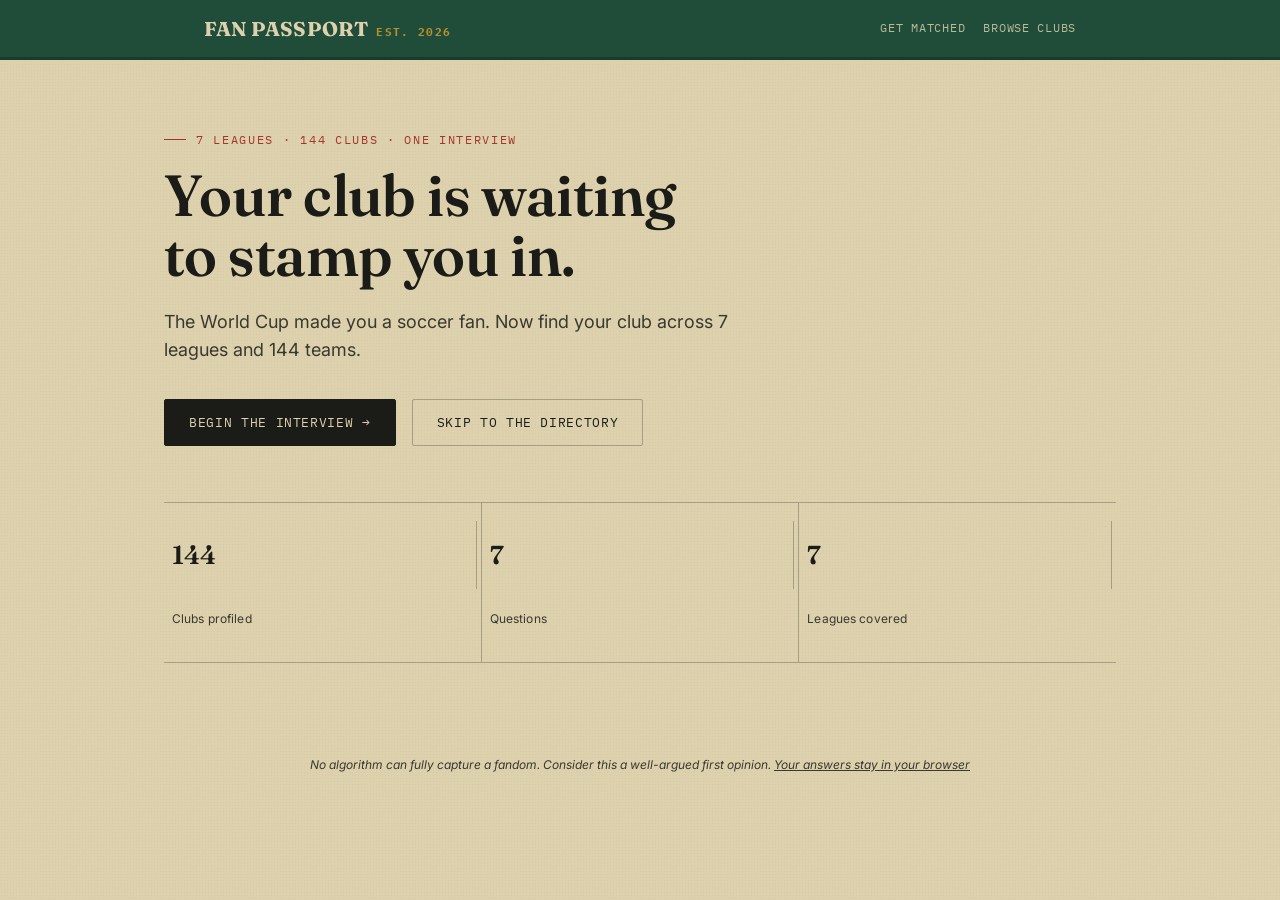
<file: index.html>
<!DOCTYPE html>
<html lang="en">
<head>
<meta charset="UTF-8">
<meta name="viewport" content="width=device-width, initial-scale=1.0">
<meta name="theme-color" content="#1f4d3a">
<title>Fan Passport: Find Your Club</title>
<meta name="description" content="Answer a short interview, get matched to a soccer club by identity and playing style. 140+ clubs across 7 leagues.">
<link rel="icon" href="favicon.svg" type="image/svg+xml">
<link rel="apple-touch-icon" href="favicon.svg">

<!-- Open Graph for social share cards -->
<meta property="og:title" content="Fan Passport: Find Your Club">
<meta property="og:description" content="Answer a short interview, get matched to a soccer club by identity and playing style. 140+ clubs across 7 leagues.">
<meta property="og:type" content="website">
<meta property="og:site_name" content="Fan Passport">
<meta property="og:image" content="og-share-card.png">
<meta property="og:image:width" content="1200">
<meta property="og:image:height" content="630">
<meta name="twitter:card" content="summary_large_image">
<meta name="twitter:title" content="Fan Passport: Find Your Club">
<meta name="twitter:description" content="Answer a short interview, get matched to a soccer club.">
<meta name="twitter:image" content="og-share-card.png">

<link rel="preconnect" href="https://fonts.googleapis.com">
<link href="https://fonts.googleapis.com/css2?family=Fraunces:ital,opsz,wght@0,9..144,400;0,9..144,500;0,9..144,600;0,9..144,700;1,9..144,500&family=Inter:wght@400;500;600;700&family=IBM+Plex+Mono:wght@400;500;600&display=swap" rel="stylesheet">
<link rel="stylesheet" href="style.css">
</head>
<body>
<a href="#app" class="skip-link">Skip to content</a>
<header class="topbar">
  <div class="topbar-inner">
    <div class="wordmark" data-nav="home" style="cursor:pointer" role="button" tabindex="0" aria-label="Fan Passport home">FAN PASSPORT <span class="mono">est. 2026</span></div>
    <nav class="topnav" aria-label="Primary">
      <span data-nav="quiz" role="button" tabindex="0">Get Matched</span>
      <span data-nav="browse" role="button" tabindex="0">Browse Clubs</span>
    </nav>
  </div>
</header>
<main id="app"></main>
<footer>No algorithm can fully capture a fandom. Consider this a well-argued first opinion. <a href="#privacy">Your answers stay in your browser</a></footer>
<script src="app.js"></script>
</body>
</html>
</file>
<file: style.css>
:root{
  --paper: #ded2ae;
  --ink: #1b1b17;
  --ink-soft: #3a382f;
  --pitch: #1f4d3a;
  --pitch-2: #163a2b;
  --visa-red: #a5342b;
  --gold: #b8902e;
  --line: rgba(27,27,23,0.28);
  --z-sticky: 100;
  --z-share: 200;
  --z-toast: 300;
}
*{box-sizing:border-box;}
html{scroll-behavior:smooth;}
html,body{margin:0;padding:0;}
body{
  background:var(--paper);
  background-image:
    radial-gradient(rgba(27,27,23,0.035) 1px, transparent 1px);
  background-size: 3px 3px;
  color:var(--ink);
  font-family:'Inter',sans-serif;
  -webkit-font-smoothing:antialiased;
}
/* Subtle grain overlay — breaks digital flatness, reinforces "paper" */
body::before{
  content:"";position:fixed;inset:0;pointer-events:none;z-index:1;
  background-image:url("data:image/svg+xml,%3Csvg xmlns='http://www.w3.org/2000/svg' width='120' height='120'%3E%3Cfilter id='n'%3E%3CfeTurbulence type='fractalNoise' baseFrequency='0.85' numOctaves='2' stitchTiles='stitch'/%3E%3C/filter%3E%3Crect width='100%25' height='100%25' filter='url(%23n)' opacity='0.45'/%3E%3C/svg%3E");
  opacity:0.04;
  mix-blend-mode:multiply;
}
h1,h2,h3,.display{
  font-family:'Fraunces',serif;
  font-weight:600;
  font-optical-sizing:auto;
  letter-spacing:-0.01em;
  margin:0;
}
.mono{font-family:'IBM Plex Mono',monospace;font-variant-numeric:tabular-nums;}
.wrap{max-width:920px;margin:0 auto;padding:0 24px;}
a{color:inherit;}
button{font-family:inherit;cursor:pointer;}
main{position:relative;z-index:2;}
footer{position:relative;z-index:2;}

/* Skip link — visually hidden until focused */
.skip-link{
  position:absolute;left:-9999px;top:0;z-index:var(--z-toast);
  background:var(--ink);color:var(--paper);padding:10px 18px;
  font-family:'IBM Plex Mono',monospace;font-size:12px;
  text-transform:uppercase;letter-spacing:0.06em;
  border:1px solid var(--gold);
}
.skip-link:focus{left:8px;top:8px;}

/* Focus ring for keyboard navigation */
:focus-visible{
  outline:2px solid var(--visa-red);
  outline-offset:2px;
  border-radius:1px;
}

/* header */
header.topbar{
  background:var(--pitch);
  color:var(--paper);
  border-bottom:3px solid var(--pitch-2);
  position:sticky;top:0;z-index:var(--z-sticky);
}
.topbar-inner{
  max-width:920px;margin:0 auto;padding:16px 24px;
  display:flex;align-items:center;justify-content:space-between;
}
.wordmark{
  display:flex;align-items:baseline;gap:8px;
  font-family:'Fraunces',serif;font-weight:700;font-size:20px;letter-spacing:0.01em;
}
.wordmark .mono{font-size:11px;color:var(--gold);letter-spacing:0.12em;text-transform:uppercase;}
nav.topnav{display:flex;gap:18px;font-family:'IBM Plex Mono',monospace;font-size:12px;letter-spacing:0.06em;text-transform:uppercase;}
nav.topnav span{cursor:pointer;opacity:0.82;border-bottom:1px solid transparent;padding-bottom:2px;}
nav.topnav span:hover{opacity:1;border-bottom:1px solid var(--gold);}

/* hero */
.hero{padding:72px 24px 64px;}
.hero .wrap{max-width:1000px;}
.eyebrow{
  font-family:'IBM Plex Mono',monospace;font-size:12px;letter-spacing:0.14em;text-transform:uppercase;
  color:var(--visa-red);margin-bottom:18px;display:flex;align-items:center;gap:10px;
}
.eyebrow::before{content:"";width:22px;height:1px;background:var(--visa-red);display:inline-block;}
.hero h1{font-size:clamp(34px,5.4vw,58px);line-height:1.04;max-width:11.5em;text-wrap:balance;}
.hero p.lede{font-size:18px;line-height:1.6;max-width:34em;margin-top:22px;color:var(--ink-soft);}
.hero-actions{display:flex;gap:16px;margin-top:34px;flex-wrap:wrap;align-items:center;}
.btn{
  font-family:'IBM Plex Mono',monospace;font-size:13px;letter-spacing:0.05em;text-transform:uppercase;
  padding:14px 24px;border-radius:2px;border:1.5px solid var(--ink);background:var(--ink);color:var(--paper);
  transition:transform .12s ease;
}
.btn:hover{transform:translateY(-1px);}
.btn:active{transform:scale(0.98);}
.btn.secondary{background:transparent;color:var(--ink);border:1.5px solid var(--line);}
.btn.secondary:hover{border-color:var(--ink);}
.btn.secondary:active{transform:scale(0.98);}
.btn:disabled{opacity:0.4;cursor:not-allowed;}
.text-link{
  font-family:'IBM Plex Mono',monospace;font-size:12px;letter-spacing:0.05em;text-transform:uppercase;
  color:var(--ink-soft);background:none;border:none;padding:14px 4px;cursor:pointer;
  border-bottom:1px solid transparent;transition:color .12s,border-color .12s;
}
.text-link:hover{color:var(--ink);border-bottom-color:var(--ink);}
.text-link:active{transform:translateY(1px);}
.stat-strip{display:flex;gap:0;margin-top:56px;border-top:1px solid var(--line);border-bottom:1px solid var(--line);align-items:baseline;}
.stat-strip div{flex:1;padding:18px 4px;border-right:1px solid var(--line);}
.stat-strip div:last-child{border-right:none;}
.stat-strip .num{font-family:'Fraunces',serif;font-size:26px;font-weight:600;font-variant-numeric:tabular-nums;}
.stat-strip .lab{font-family:'Inter',sans-serif;font-size:12px;letter-spacing:0.01em;color:var(--ink-soft);margin-top:4px;}

/* stamp */
.stamp{
  display:inline-flex;flex-direction:column;align-items:center;justify-content:center;
  width:96px;height:96px;border-radius:50%;
  border:2px dashed var(--visa-red);color:var(--visa-red);
  transform:rotate(-9deg);
  font-family:'IBM Plex Mono',monospace;text-transform:uppercase;
}
.stamp .big{font-size:20px;font-weight:600;line-height:1;}
.stamp .small{font-size:8px;letter-spacing:0.08em;margin-top:2px;}

/* quiz */
.quiz-shell{padding:48px 24px 96px;}
.quiz-card{
  background:rgba(255,255,255,0.28);
  border:1px solid var(--line);
  padding:40px 36px;
  position:relative;
}
.page-marker{
  display:flex;justify-content:space-between;align-items:center;
  font-family:'IBM Plex Mono',monospace;font-size:11px;letter-spacing:0.1em;text-transform:uppercase;
  color:var(--ink-soft);margin-bottom:26px;
}
.stamp-row{display:flex;gap:6px;}
.mini-stamp{width:14px;height:14px;border:1.5px solid var(--line);border-radius:2px;transform:rotate(-6deg);transition:transform .2s ease,background .2s ease,border-color .2s ease;}
.mini-stamp.filled{border-color:var(--pitch);background:var(--pitch);transform:rotate(6deg);animation:stampPop .25s ease;}
@keyframes stampPop{0%{transform:rotate(-12deg) scale(1.4);}60%{transform:rotate(8deg) scale(0.9);}100%{transform:rotate(6deg) scale(1);}}
.quiz-card h2{font-size:clamp(22px,3.2vw,30px);line-height:1.2;max-width:18em;text-wrap:balance;}
.quiz-card .qsub{color:var(--ink-soft);margin-top:8px;font-size:14px;}
.options{margin-top:28px;display:flex;flex-direction:column;gap:10px;}
.option{
  border:1.5px solid var(--line);padding:16px 18px;display:flex;gap:14px;align-items:flex-start;
  background:rgba(255,255,255,0.35);transition:border-color .12s, background .12s;
}
.option:hover{border-color:var(--ink);}
.option:active{transform:scale(0.99);}
.option.selected{border-color:var(--visa-red);background:rgba(165,52,43,0.07);}
.option .letter{
  font-family:'IBM Plex Mono',monospace;font-size:12px;color:var(--ink-soft);
  border:1px solid var(--line);width:22px;height:22px;flex:none;
  display:flex;align-items:center;justify-content:center;border-radius:50%;margin-top:1px;
}
.option.selected .letter{border-color:var(--visa-red);color:var(--visa-red);}
.option .otext strong{display:block;font-size:15px;margin-bottom:3px;}
.option .otext span{font-size:13px;color:var(--ink-soft);line-height:1.4;}
.quiz-nav{display:flex;justify-content:space-between;margin-top:30px;align-items:center;}
.quiz-nav .step-count{font-family:'IBM Plex Mono',monospace;font-size:12px;color:var(--ink-soft);}

/* Staggered result entrance */
.result-top, .why-row, .result-actions, .runners{
  animation:fadeUp .5s ease both;
}
.why-row{animation-delay:.15s;}
.result-actions{animation-delay:.25s;}
.runners{animation-delay:.35s;}
@keyframes fadeUp{from{opacity:0;transform:translateY(12px);}to{opacity:1;transform:translateY(0);}}
.why-chip{animation:fadeUp .4s ease both;}
.why-chip:nth-child(1){animation-delay:.18s;}
.why-chip:nth-child(2){animation-delay:.22s;}
.why-chip:nth-child(3){animation-delay:.26s;}
.why-chip:nth-child(4){animation-delay:.30s;}
.why-chip:nth-child(5){animation-delay:.34s;}

/* Runners-up staggered entrance */
.runner-card{animation:fadeUp .4s ease both;}
.runner-card:nth-child(1){animation-delay:.38s;}
.runner-card:nth-child(2){animation-delay:.44s;}

/* League matches staggered entrance */
.league-match{animation:fadeUp .4s ease both;}
.league-match:nth-child(1){animation-delay:.46s;}
.league-match:nth-child(2){animation-delay:.50s;}
.league-match:nth-child(3){animation-delay:.54s;}
.league-match:nth-child(4){animation-delay:.58s;}
.league-match:nth-child(5){animation-delay:.62s;}
.league-match:nth-child(6){animation-delay:.66s;}

/* Result meta staggered entrance */
.result-meta{animation:fadeUp .5s ease both;animation-delay:.08s;}
.result-meta .granted{animation:fadeUp .4s ease both;animation-delay:.12s;}
.result-meta h2{animation:fadeUp .5s ease both;animation-delay:.16s;}
.result-meta .subline{animation:fadeUp .4s ease both;animation-delay:.20s;}
.result-meta .match-pct{animation:fadeUp .4s ease both;animation-delay:.24s;}
.match-explanation{animation:fadeUp .5s ease both;animation-delay:.28s;}

/* Dossier entrance */
.dossier-band{animation:fadeUp .5s ease both;}
.dossier-body .field{animation:fadeUp .4s ease both;}
.dossier-body .field:nth-child(2){animation-delay:.06s;}
.dossier-body .field:nth-child(3){animation-delay:.12s;}
.dossier-body .field:nth-child(4){animation-delay:.18s;}
.dossier-body .field:nth-child(5){animation-delay:.24s;}
.dossier-body .field:nth-child(6){animation-delay:.30s;}

/* Browse entrance */
.league-group{animation:fadeUp .4s ease both;}
.club-card{animation:fadeUp .3s ease both;}

/* Quiz card entrance */
.quiz-card{animation:fadeUp .35s ease both;}

/* Respect reduced motion */
@media(prefers-reduced-motion:reduce){
  *,*::before,*::after{animation-duration:0.01ms !important;animation-iteration-count:1 !important;transition-duration:0.01ms !important;}
}
/* result */
.result-shell{padding:56px 24px 96px;}
.result-top{display:flex;gap:36px;align-items:center;flex-wrap:wrap;margin-top:-24px;}
/* In shared-link mode the sharedHero sits above result-top, so the
   negative margin overlap must be removed to avoid collision. */
.result-top-shared{margin-top:0;}
/* Unified crest system — color set inline, text color computed for contrast */
.crest{
  border-radius:50%;flex:none;
  display:flex;align-items:center;justify-content:center;
  font-family:'Fraunces',serif;font-weight:700;
  border:3px solid rgba(27,27,23,0.15);
}
.crest-sm{width:38px;height:38px;font-size:13px;border-width:2px;}
.crest-md{width:52px;height:52px;font-size:16px;border-width:2px;}
.crest-lg{width:84px;height:84px;font-size:26px;border-width:2px;}
.crest-xl{
  width:120px;height:120px;font-size:34px;
  transform:rotate(-4deg);
  box-shadow:0 6px 20px rgba(27,27,23,0.22), inset 0 0 0 1px rgba(255,255,255,0.18);
  animation:stampIn .5s cubic-bezier(.2,.9,.3,1.2) both;
}
@keyframes stampIn{
  0%{opacity:0;transform:rotate(-12deg) scale(1.4);}
  60%{opacity:1;transform:rotate(-2deg) scale(0.96);}
  100%{opacity:1;transform:rotate(-4deg) scale(1);}
}
.result-meta .granted{
  font-family:'IBM Plex Mono',monospace;color:var(--visa-red);font-size:12px;letter-spacing:0.14em;text-transform:uppercase;
  display:flex;align-items:center;gap:8px;margin-bottom:8px;
}
.result-meta .granted::before{content:"";width:18px;height:1px;background:var(--visa-red);}
.result-meta h2{font-size:clamp(28px,4.4vw,42px);text-wrap:balance;}
.result-meta .subline{color:var(--ink-soft);margin-top:6px;font-size:15px;font-style:italic;}
.match-pct{font-family:'IBM Plex Mono',monospace;font-size:13px;margin-top:10px;color:var(--ink-soft);font-variant-numeric:tabular-nums;}
.match-pct b{color:var(--ink);font-size:15px;}
.why-row{display:flex;gap:10px;flex-wrap:wrap;margin-top:22px;}
.why-chip{
  border:1px solid var(--line);padding:7px 13px;font-size:12.5px;
  font-family:'IBM Plex Mono',monospace;background:rgba(255,255,255,0.35);
}
/* Match explanation — premium result insight */
.match-explanation{
  margin-top:22px;padding:22px 24px;
  background:rgba(255,255,255,0.4);
  border-left:3px solid var(--visa-red);
  border-top:1px solid rgba(27,27,23,0.14);
  border-right:1px solid rgba(27,27,23,0.14);
  border-bottom:1px solid rgba(27,27,23,0.14);
  position:relative;
}
.match-explanation::before{
  content:"§";position:absolute;top:14px;right:18px;
  font-family:'Fraunces',serif;font-size:22px;color:var(--visa-red);opacity:0.35;
}
.me-eyebrow{
  font-family:'IBM Plex Mono',monospace;font-size:11px;text-transform:uppercase;
  letter-spacing:0.12em;color:var(--visa-red);margin-bottom:10px;
  display:flex;align-items:center;gap:8px;
}
.me-eyebrow::before{content:"";width:14px;height:1px;background:var(--visa-red);}
.me-text{
  margin:0;font-family:'Fraunces',serif;font-size:18px;font-weight:500;
  line-height:1.5;color:var(--ink);max-width:58ch;text-wrap:pretty;
}
.me-text .me-club{font-weight:600;}
.result-actions{display:flex;gap:14px;margin-top:30px;flex-wrap:wrap;}
.share-link-box{
  margin-top:20px;padding:14px 18px;border:1px dashed var(--line);
  font-family:'IBM Plex Mono',monospace;font-size:11px;color:var(--ink-soft);
  word-break:break-all;display:none;
}
.share-link-box.show{display:block;}
.share-link-box a{color:var(--visa-red);}
.runners{margin-top:56px;}
.runners h3{font-family:'IBM Plex Mono',monospace;font-size:12px;text-transform:uppercase;letter-spacing:0.1em;color:var(--ink-soft);margin-bottom:16px;}
.runner-grid{display:grid;grid-template-columns:1fr 1fr;gap:16px;}
.runner-card{
  border:1px solid var(--line);padding:18px;display:flex;gap:14px;align-items:center;
  background:rgba(255,255,255,0.28);
}
.runner-card:hover{border-color:var(--ink);cursor:pointer;}
.runner-card:active{transform:scale(0.99);}
.runner-card .rname{font-weight:600;font-size:15px;}
.runner-card .rleague{font-family:'IBM Plex Mono',monospace;font-size:11px;color:var(--ink-soft);margin-top:2px;font-variant:small-caps;letter-spacing:0.04em;}

/* league matches — best club in each other league */
.league-matches{margin-top:48px;}
.league-matches h3{font-family:'IBM Plex Mono',monospace;font-size:12px;text-transform:uppercase;letter-spacing:0.1em;color:var(--ink-soft);margin-bottom:16px;}
.league-match-grid{display:grid;grid-template-columns:repeat(auto-fill,minmax(220px,1fr));gap:12px;}
.league-match{
  border:1px solid var(--line);padding:16px;display:flex;gap:12px;align-items:center;
  background:rgba(255,255,255,0.28);cursor:pointer;
  transition:border-color .12s,transform .12s;
}
.league-match:hover{border-color:var(--ink);}
.league-match:active{transform:scale(0.99);}
.league-match-info{flex:1;min-width:0;}
.lm-name{font-weight:600;font-size:14px;line-height:1.2;}
.lm-league{font-family:'IBM Plex Mono',monospace;font-size:10px;color:var(--ink-soft);margin-top:3px;font-variant:small-caps;letter-spacing:0.04em;}
.lm-pct{font-family:'IBM Plex Mono',monospace;font-size:13px;color:var(--visa-red);font-weight:600;font-variant-numeric:tabular-nums;flex:none;}

/* ── Share result card ── */
/* A screenshot-friendly, branded card optimized for social sharing. */
.share-card-section{margin-top:56px;}
/* Shared-hero grid: share card + CTA side-by-side at desktop, stacked mobile. */
.shared-hero-grid{
  display:grid;grid-template-columns:1fr 1fr;gap:24px;align-items:stretch;margin-bottom:16px;
}
/* Action buttons below the shared-hero grid need space before result-top */
.shared-hero-grid ~ .share-card-actions{margin-bottom:48px;}
.shared-hero-grid > *{min-width:0;}
.scs-label{
  font-family:'IBM Plex Mono',monospace;font-size:12px;text-transform:uppercase;
  letter-spacing:0.1em;color:var(--ink-soft);margin-bottom:16px;
  display:flex;align-items:center;gap:8px;
}
.scs-label::before{content:"";width:18px;height:1px;background:var(--ink-soft);}
.share-card{
  background:var(--paper);
  border:1px solid var(--line);
  border-radius:6px;
  overflow:hidden;
  max-width:440px;
  box-shadow:0 4px 24px rgba(27,27,23,0.16);
  position:relative;
}
/* Inside the shared-hero grid, let the card fill its column */
.shared-hero-grid .share-card{max-width:none;}
.sc-accent{
  padding:12px 20px;
  font-family:'IBM Plex Mono',monospace;
  font-weight:600;font-size:13px;letter-spacing:0.18em;
  text-align:center;
  border-bottom:1px solid rgba(0,0,0,0.12);
}
.sc-body{
  padding:28px 28px 24px;
  text-align:center;
  background:
    radial-gradient(rgba(27,27,23,0.03) 1px, transparent 1px) 0 0 / 4px 4px,
    var(--paper);
}
.sc-crest-wrap{
  display:flex;justify-content:center;margin-bottom:18px;
}
.sc-crest-wrap .crest-xl{
  width:96px;height:96px;font-size:28px;
  animation:none;
  box-shadow:0 4px 14px rgba(27,27,23,0.2);
}
.sc-match-label{
  font-family:'IBM Plex Mono',monospace;font-size:11px;
  text-transform:uppercase;letter-spacing:0.14em;
  color:var(--visa-red);margin-bottom:6px;
}
.sc-club-name{
  font-family:'Fraunces',serif;font-weight:600;
  font-size:28px;line-height:1.1;letter-spacing:-0.01em;
  text-wrap:balance;
}
.sc-pct{
  font-family:'IBM Plex Mono',monospace;font-size:14px;
  color:var(--ink);font-weight:600;margin-top:8px;
  font-variant-numeric:tabular-nums;
}
.sc-meta{
  font-family:'IBM Plex Mono',monospace;font-size:11px;
  color:var(--ink-soft);margin-top:4px;
  font-variant:small-caps;letter-spacing:0.04em;
}
.sc-chips{
  font-family:'IBM Plex Mono',monospace;font-size:11px;
  color:var(--ink-soft);margin-top:14px;line-height:1.5;
  padding:10px 14px;border-top:1px solid var(--line-soft,rgba(27,27,23,0.14));
  border-bottom:1px solid var(--line-soft,rgba(27,27,23,0.14));
}
.sc-also{
  font-family:'IBM Plex Mono',monospace;font-size:10px;
  color:var(--ink-soft);margin-top:10px;font-style:italic;
}
.sc-cta{
  font-family:'Fraunces',serif;font-style:italic;font-size:14px;
  color:var(--ink);margin-top:18px;
}
.share-card-actions{
  display:flex;gap:12px;margin-top:16px;flex-wrap:wrap;justify-content:center;
}
.share-card-actions .btn{text-align:center;}

/* Share card entrance */
.share-card{animation:fadeUp .5s ease both;animation-delay:.4s;}

/* Mobile: card fills width, stays screenshot-friendly */
@media(max-width:640px){
  .share-card{max-width:none;}
  .sc-body{padding:24px 20px 20px;}
  .sc-club-name{font-size:24px;}
  .sc-crest-wrap .crest-xl{width:84px;height:84px;font-size:24px;}
  .share-card-actions{flex-direction:column;align-items:stretch;}
  .share-card-actions .btn{width:100%;}
}

/* retake flow */
.retake-bar{
  margin-top:24px;padding:16px 18px;border:1px solid var(--line);background:rgba(255,255,255,0.28);
}
.retake-bar .rt-label{font-family:'IBM Plex Mono',monospace;font-size:11px;text-transform:uppercase;letter-spacing:0.08em;color:var(--ink-soft);margin-bottom:12px;}
.retake-chips{display:flex;flex-wrap:wrap;gap:8px;}
.retake-chip{
  border:1px solid var(--line);padding:6px 12px;font-size:12px;
  font-family:'IBM Plex Mono',monospace;background:rgba(255,255,255,0.35);
  cursor:pointer;transition:border-color .12s;
}
.retake-chip:hover{border-color:var(--ink);}
.retake-chip:active{transform:scale(0.97);}
.retake-chip.active{border-color:var(--visa-red);background:rgba(165,52,43,0.07);}

/* dossier */
.dossier-band{color:#fff;padding:44px 24px 34px;position:relative;overflow:hidden;}
.dossier-band::after{
  content:"";position:absolute;inset:0;pointer-events:none;
  background:repeating-linear-gradient(180deg, transparent 0, transparent 28px, rgba(255,255,255,0.05) 28px, rgba(255,255,255,0.05) 56px);
}
.dossier-band > .wrap{position:relative;z-index:1;}
.dossier-band .wrap{display:flex;gap:26px;align-items:center;flex-wrap:wrap;}
.dossier-crest{border-color:rgba(255,255,255,0.4);}
.dossier-band .dname{font-size:clamp(24px,4vw,36px);text-wrap:balance;}
.dossier-band .dmeta{font-family:'IBM Plex Mono',monospace;font-size:12px;letter-spacing:0.04em;opacity:0.88;margin-top:6px;}
.dossier-body{padding:44px 24px 96px;}
.field-grid{display:grid;grid-template-columns:1fr 1fr;gap:0 32px;}
.field-grid .field{border-top:1px solid var(--line);padding:22px 0;}
@media(max-width:640px){.field-grid{grid-template-columns:1fr;}}
.field{border-top:1px solid var(--line);padding:22px 0;}
.field:last-child{border-bottom:1px solid var(--line);}
.field .flabel{font-family:'IBM Plex Mono',monospace;font-size:11px;text-transform:uppercase;letter-spacing:0.1em;color:var(--visa-red);margin-bottom:8px;}
.field .fval{font-size:15.5px;line-height:1.65;color:var(--ink);max-width:62ch;}
.field .fval.serif{font-family:'Fraunces',serif;font-size:18px;font-weight:500;line-height:1.5;}
.tagpills{display:flex;flex-wrap:wrap;gap:8px;}
.tagpills span{border:1px solid var(--line);padding:5px 11px;font-size:12px;font-family:'IBM Plex Mono',monospace;}
.back-link{font-family:'IBM Plex Mono',monospace;font-size:12px;text-transform:uppercase;letter-spacing:0.06em;color:var(--ink-soft);cursor:pointer;display:inline-block;margin-bottom:18px;}
.back-link:hover{color:var(--ink);}

/* browse */
.browse-shell{padding:48px 24px 96px;}
.league-group{margin-bottom:44px;}
.league-head{display:flex;align-items:baseline;gap:14px;border-bottom:2px solid var(--ink);padding-bottom:10px;margin-bottom:16px;}
.league-head h2{font-size:22px;}
.league-head .country{font-family:'IBM Plex Mono',monospace;font-size:11px;text-transform:uppercase;color:var(--ink-soft);letter-spacing:0.08em;}
.league-head .count{font-family:'IBM Plex Mono',monospace;font-size:11px;color:var(--ink-soft);margin-left:auto;}
.club-grid{display:grid;grid-template-columns:repeat(auto-fill,minmax(210px,1fr));gap:12px;}
.club-card{
  border:1px solid var(--line);padding:14px;display:flex;gap:12px;align-items:center;
  background:rgba(255,255,255,0.28);
}
.club-card:hover{border-color:var(--ink);cursor:pointer;}
.club-card:active{transform:scale(0.99);}
.club-card .cname{font-size:13.5px;font-weight:600;line-height:1.25;}
.club-card .cid{font-family:'IBM Plex Mono',monospace;font-size:10px;color:var(--ink-soft);margin-top:2px;}

/* loading */
.loading{padding:80px 24px;text-align:center;font-family:'IBM Plex Mono',monospace;font-size:13px;color:var(--ink-soft);letter-spacing:0.04em;}
.loading .dots::after{content:"...";animation:dots 1.4s steps(4) infinite;}
@keyframes dots{0%{content:"."}25%{content:".."}50%{content:"..."}75%{content:""}}

footer{padding:30px 24px 50px;text-align:center;font-family:'Inter',sans-serif;font-size:12px;font-style:italic;color:var(--ink-soft);}

/* ──── Responsive ──── */

/* Mobile baseline: 375px */
@media(max-width:640px){
  .wrap{padding:0 16px;}
  .topbar-inner{padding:12px 16px;gap:8px;}
  .wordmark{font-size:16px;}
  .wordmark .mono{font-size:9px;}
  nav.topnav{gap:12px;font-size:10px;}
  .hero{padding:40px 16px 36px;}
  .hero h1{font-size:clamp(28px,8vw,42px);}
  .hero p.lede{font-size:15px;margin-top:16px;}
  .hero-actions{gap:10px;margin-top:24px;}
  .btn{padding:12px 18px;font-size:12px;}
  .stat-strip{margin-top:36px;flex-direction:column;}
  .stat-strip div{border-right:none;border-bottom:1px solid var(--line);padding:14px 4px;}
  .stat-strip div:last-child{border-bottom:none;}
  .stat-strip .num{font-size:22px;}
  .quiz-shell{padding:24px 16px 60px;}
  .quiz-card{padding:24px 20px;}
  .quiz-card h2{font-size:clamp(18px,4vw,24px);}
  .quiz-card .qsub{font-size:13px;}
  .option{padding:14px 12px;gap:10px;}
  .option .letter{width:20px;height:20px;font-size:11px;}
  .option .otext strong{font-size:14px;}
  .option .otext span{font-size:12px;}
  .quiz-nav{flex-wrap:wrap;gap:10px;justify-content:space-between;}
  .quiz-nav .step-count{order:3;flex-basis:100%;text-align:center;}
  .result-shell{padding:32px 16px 60px;}
  .result-top{gap:20px;}
  .crest-xl{width:80px;height:80px;font-size:24px;}
  .result-meta h2{font-size:clamp(22px,6vw,32px);}
  .why-chip{font-size:11px;padding:6px 10px;}
  .match-explanation{padding:18px 18px;margin-top:18px;}
  .me-text{font-size:16px;line-height:1.45;}
  .me-eyebrow{font-size:10px;letter-spacing:0.1em;}
  .result-actions{gap:10px;}
  .result-actions .btn{flex:1 1 auto;text-align:center;}
  .runner-grid{grid-template-columns:1fr;}
  .runner-card{padding:14px;gap:12px;}
  .retake-chips{gap:6px;}
  .retake-chip{padding:5px 10px;font-size:11px;}
  .dossier-band{padding:28px 16px 24px;}
  .dossier-band .wrap{gap:16px;}
  .crest-lg{width:60px;height:60px;font-size:20px;}
  .dossier-band .dname{font-size:clamp(20px,5vw,28px);}
  .dossier-band .dmeta{font-size:11px;}
  .dossier-body{padding:28px 16px 60px;}
  .field{padding:18px 0;}
  .field .fval{font-size:14.5px;}
  .field .fval.serif{font-size:16px;}
  .browse-shell{padding:32px 16px 60px;}
  .league-head h2{font-size:18px;}
  .club-grid{grid-template-columns:1fr;}
  .club-card{padding:12px;gap:10px;}
  .club-card .cname{font-size:13px;}
  .league-match-grid{grid-template-columns:1fr;}
  footer{padding:24px 16px 36px;font-size:11px;}
}

/* Tablet: 768px */
@media(min-width:641px) and (max-width:900px){
  .wrap{padding:0 20px;}
  .topbar-inner{padding:14px 20px;}
  .hero{padding:56px 20px 44px;}
  .quiz-shell{padding:36px 20px 70px;}
  .quiz-card{padding:32px 28px;}
  .result-shell{padding:44px 20px 70px;}
  .dossier-band{padding:36px 20px 28px;}
  .dossier-body{padding:36px 20px 70px;}
  .browse-shell{padding:40px 20px 70px;}
  .club-grid{grid-template-columns:repeat(auto-fill,minmax(180px,1fr));}
}

/* Desktop: 901px+ */
@media(min-width:901px){
  .wrap{padding:0 24px;}
}

/* ============================================================
   v2 additions: NFL grid, floating share bar, toast
   ============================================================ */

/* ── NFL team selector grid ── */
.nfl-grid{
  margin-top:24px;
  display:grid;
  grid-template-columns:1fr 1fr;
  gap:20px;
}
.nfl-conference{
  /* each conference is a column */
}
.nfl-conf-header{
  font-family:'IBM Plex Mono',monospace;font-size:11px;text-transform:uppercase;
  letter-spacing:0.12em;color:var(--visa-red);margin-bottom:12px;
  border-bottom:1px solid var(--line);padding-bottom:6px;
}
.nfl-division-group{margin-bottom:16px;}
.nfl-div-header{
  font-family:'IBM Plex Mono',monospace;font-size:9px;text-transform:uppercase;
  letter-spacing:0.1em;color:var(--ink-soft);margin-bottom:8px;
}
.nfl-team{
  display:flex;align-items:center;gap:8px;
  padding:9px 12px;border:1.5px solid var(--line);
  background:rgba(255,255,255,0.35);cursor:pointer;
  transition:border-color .12s,background .12s;
  margin-bottom:6px;font-size:13px;
}
.nfl-team:hover{border-color:var(--ink);}
.nfl-team:active{transform:scale(0.99);}
.nfl-team.selected{border-color:var(--visa-red);background:rgba(165,52,43,0.1);}
.nfl-team-conf{
  font-family:'IBM Plex Mono',monospace;font-size:9px;color:var(--ink-soft);
  text-transform:uppercase;letter-spacing:0.06em;flex:none;width:24px;
}
.nfl-team.selected .nfl-team-conf{color:var(--visa-red);}
.nfl-team-name{font-weight:500;}
.nfl-skip{
  margin-top:12px;padding:12px 16px;border:1.5px dashed var(--line);
  text-align:center;font-size:13px;color:var(--ink-soft);cursor:pointer;
  transition:border-color .12s,color .12s;
  grid-column:1 / -1;
}
.nfl-skip:hover{border-color:var(--ink);color:var(--ink);}
.nfl-skip.selected{border-color:var(--visa-red);color:var(--visa-red);border-style:solid;background:rgba(165,52,43,0.07);}

/* ── Floating share bar ── */
.share-bar{
  position:fixed;bottom:0;left:0;right:0;
  background:var(--ink);color:var(--paper);
  display:flex;align-items:center;gap:12px;
  padding:10px 16px;
  border-top:2px solid var(--gold);
  box-shadow:0 -4px 16px rgba(27,27,23,0.18);
  z-index:var(--z-share);
}
.share-bar-crest{
  border-color:rgba(255,255,255,0.3);
}
.share-bar-info{flex:1;min-width:0;overflow:hidden;}
.share-bar-name{
  font-size:13px;font-weight:600;white-space:nowrap;overflow:hidden;text-overflow:ellipsis;
}
.share-bar-pct{
  font-family:'IBM Plex Mono',monospace;font-size:10px;color:var(--gold);
  font-variant:small-caps;letter-spacing:0.04em;
}
.share-bar-btn{
  font-family:'IBM Plex Mono',monospace;font-size:11px;text-transform:uppercase;
  letter-spacing:0.06em;padding:8px 16px;border-radius:2px;
  border:1.5px solid var(--paper);background:var(--paper);color:var(--ink);
  cursor:pointer;flex:none;transition:transform .12s ease;
}
.share-bar-btn:hover{transform:translateY(-1px);}
.share-bar-x{
  background:none;border:none;color:var(--paper);font-size:20px;
  cursor:pointer;opacity:0.6;flex:none;padding:4px 8px;
}
.share-bar-x:hover{opacity:1;}

/* Desktop: bottom-right pill */
@media(min-width:769px){
  .share-bar{
    bottom:20px;right:20px;left:auto;
    border-radius:40px;padding:8px 12px 8px 16px;
    border:1.5px solid var(--gold);
    box-shadow:0 4px 20px rgba(27,27,23,0.28);
    max-width:380px;
  }
  .share-bar-crest{width:32px;height:32px;font-size:11px;}
  .share-bar-name{font-size:12px;}
  .share-bar-pct{font-size:9px;}
  .share-bar-btn{padding:6px 14px;font-size:10px;}
}

/* ── Toast notification ── */
.toast{
  position:fixed;bottom:80px;left:50%;transform:translateX(-50%) translateY(20px);
  background:var(--ink);color:var(--paper);
  padding:10px 20px;border-radius:4px;
  font-family:'IBM Plex Mono',monospace;font-size:12px;
  letter-spacing:0.06em;text-transform:uppercase;
  z-index:var(--z-toast);opacity:0;pointer-events:none;
  transition:opacity .2s ease,transform .2s ease;
  border:1px solid var(--gold);
}
.toast.show{
  opacity:1;transform:translateX(-50%) translateY(0);
}
@media(min-width:769px){
  .toast{bottom:80px;}
}

/* ── Shared link CTA — conversion module ── */
/* Only shown when viewing a friend's result via ?r= link. */
/* In the shared-hero grid it sits side-by-side with the share card. */
.shared-cta-module{
  padding:36px 32px;
  border:1.5px solid var(--ink);
  border-radius:6px;
  background:var(--paper);
  position:relative;
  text-align:center;
  box-shadow:0 4px 24px rgba(27,27,23,0.14);
  display:flex;flex-direction:column;justify-content:center;
}
.shared-cta-module::before{
  content:"";position:absolute;inset:6px;
  border:1px solid var(--line);pointer-events:none;
}
.scm-stamp{
  display:inline-block;
  font-family:'IBM Plex Mono',monospace;font-size:11px;font-weight:600;
  letter-spacing:0.18em;text-transform:uppercase;color:var(--visa-red);
  border:1.5px dashed var(--visa-red);
  padding:5px 14px;border-radius:2px;
  transform:rotate(-3deg);
  margin-bottom:18px;
}
.scm-headline{
  font-family:'Fraunces',serif;font-weight:600;
  font-size:clamp(24px,4vw,34px);line-height:1.1;letter-spacing:-0.01em;
  color:var(--ink);text-wrap:balance;
}
.scm-body{
  font-size:15px;line-height:1.55;color:var(--ink-soft);
  max-width:38ch;margin:14px auto 0;text-wrap:pretty;
}
.scm-actions{
  display:flex;gap:14px;margin-top:26px;justify-content:center;flex-wrap:wrap;
}
.scm-actions .btn{flex:0 1 auto;}
.scm-actions .btn.secondary{flex:0 1 auto;}
@keyframes scmIn{from{opacity:0;transform:translateY(14px);}to{opacity:1;transform:translateY(0);}}
.shared-cta-module{animation:scmIn .5s ease both;}

/* Mobile: stack the shared-hero grid, tighten padding */
@media(max-width:640px){
  .shared-hero-grid{grid-template-columns:1fr;gap:20px;}
  .shared-cta-module{padding:28px 20px;}
  .scm-actions{flex-direction:column;}
  .scm-actions .btn{width:100%;flex:1 1 auto;}
}

/* ── NFL grid responsive ── */
@media(max-width:640px){
  .nfl-grid{grid-template-columns:1fr;gap:12px;}
  .nfl-team{padding:10px 12px;font-size:12px;}
  .nfl-conf-header{font-size:10px;margin-bottom:8px;}
  .nfl-div-header{font-size:8px;margin-bottom:6px;}
  .nfl-team-conf{width:20px;font-size:8px;}
  /* Share bar: full-width bottom on mobile */
  .share-bar{padding:8px 12px;}
  .share-bar-crest{width:32px;height:32px;font-size:11px;}
  .share-bar-name{font-size:12px;}
  .share-bar-pct{font-size:9px;}
  .share-bar-btn{padding:7px 12px;font-size:10px;}
  .share-bar-x{font-size:18px;padding:2px 6px;}
  .toast{bottom:72px;font-size:10px;padding:8px 16px;}
}

@media(min-width:641px) and (max-width:768px){
  .nfl-grid{grid-template-columns:1fr 1fr;gap:16px;}
}
</file>
